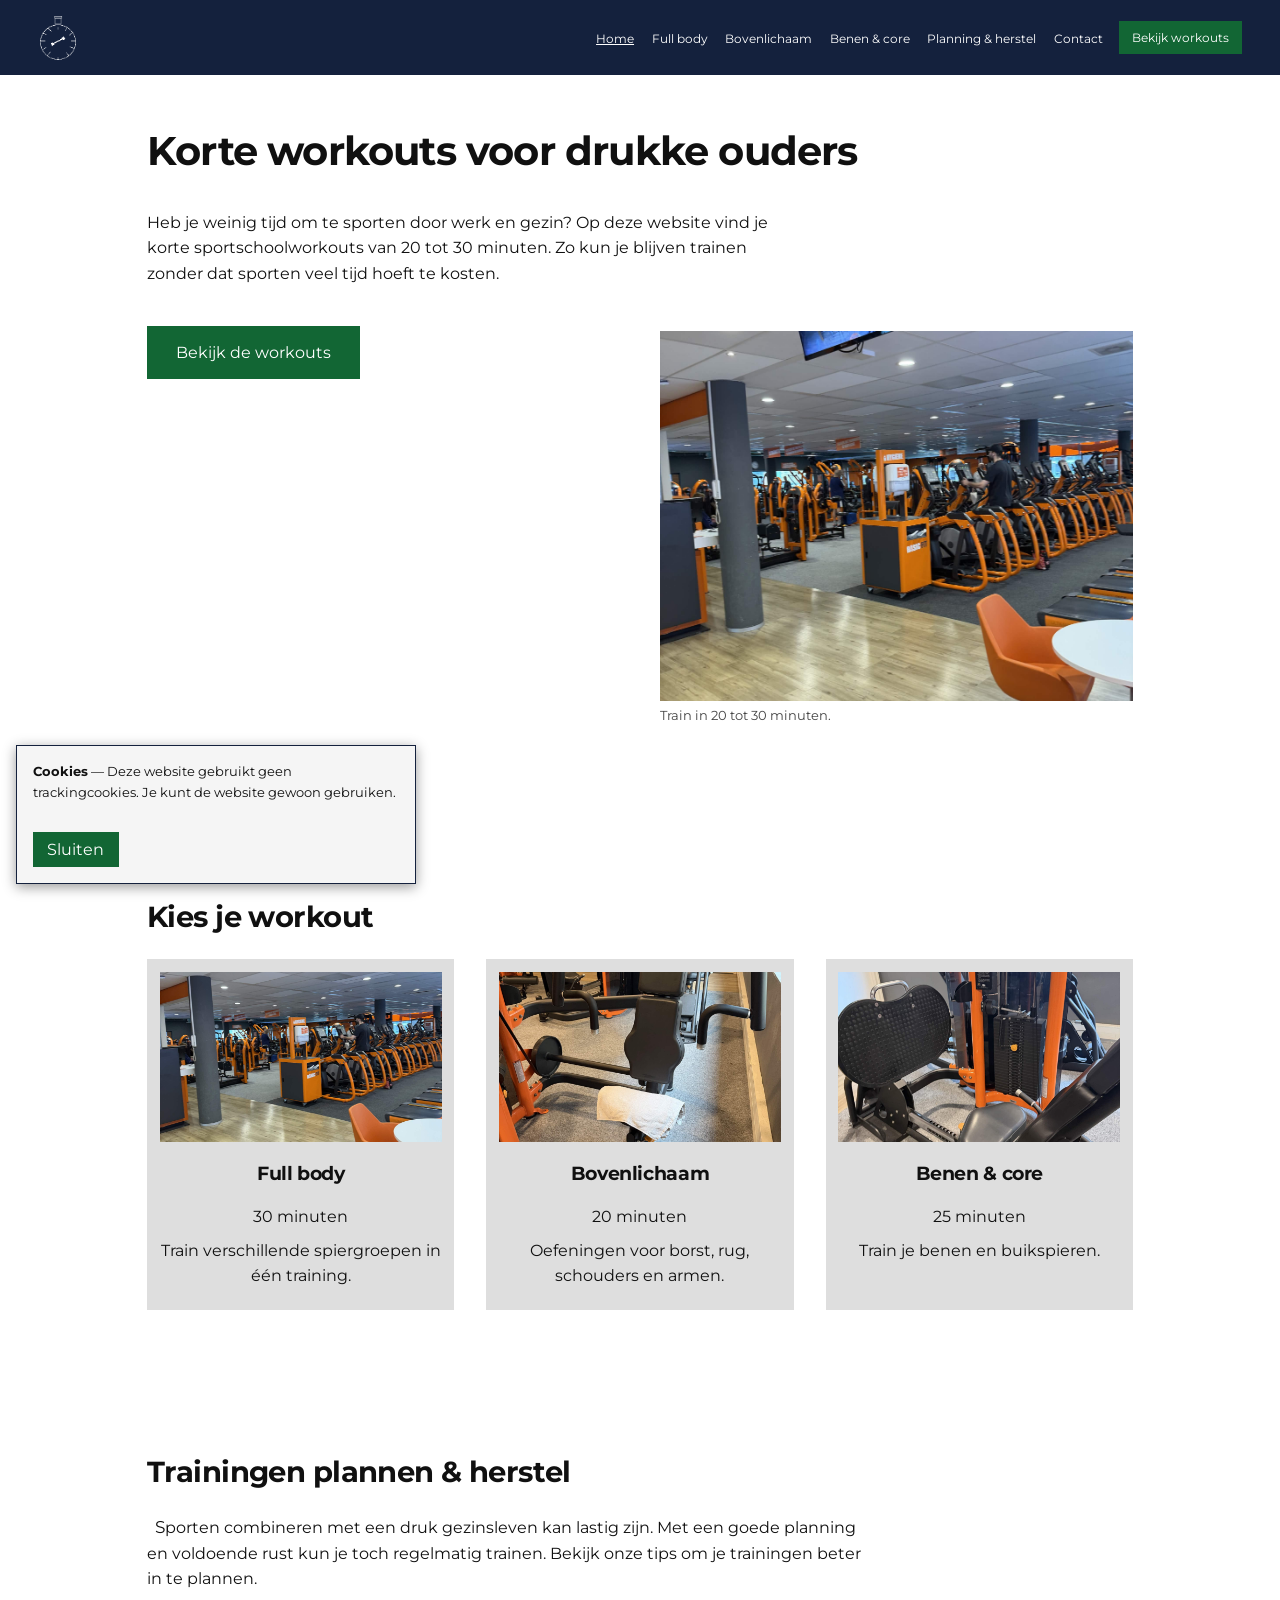
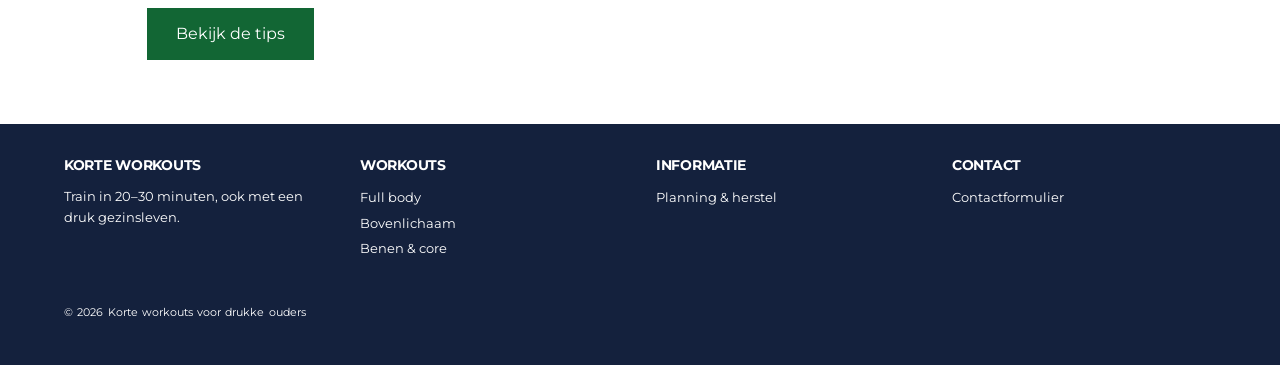
<file: index.html>
<!DOCTYPE html>
<html lang="nl">
<head>
    <meta charset="utf-8" />
    <meta name="viewport" content="width=device-width, initial-scale=1.0" />
    <meta name="author" content="Atalay Temel" />
    <meta name="description" content="Korte sportschoolworkouts van 20 tot 30 minuten voor drukke ouders met jonge kinderen in Haarlem." />
    <meta name="keywords" content="workouts,fitness,Haarlem,ouders,sportschool" />
    <title>Home | Korte workouts</title>
    <link rel="stylesheet" type="text/css" href="css/style.css" />
    <link rel="icon" type="image/png" href="img/logo.png" />
</head>
<body>
    <header class="site-header">
        <a class="logo" href="index.html" title="Naar de startpagina"><img src="img/logo.png" alt="Logo van Korte workouts" /></a>
        <input type="checkbox" id="menu-toggle" class="menu-toggle" />
        <label for="menu-toggle" class="menu-button" aria-label="Open of sluit het menu">☰</label>
        <nav aria-label="Hoofdnavigatie">
            <ul><li><a href="index.html" aria-current="page">Home</a></li>
<li><a href="fullbody.html">Full body</a></li>
<li><a href="bovenlichaam.html">Bovenlichaam</a></li>
<li><a href="benen-core.html">Benen & core</a></li>
<li><a href="planning-herstel.html">Planning & herstel</a></li>
<li><a href="contact.html">Contact</a></li></ul>
        </nav>
        <a class="nav-button" href="index.html#workouts">Bekijk workouts</a>
    </header>
    <main><section class="hero"><h1>Korte workouts voor drukke ouders</h1><p>Heb je weinig tijd om te sporten door werk en gezin? Op deze website vind je korte sportschoolworkouts van 20 tot 30 minuten. Zo kun je blijven trainen zonder dat sporten veel tijd hoeft te kosten.</p><a class="button" href="#workouts">Bekijk de workouts</a><figure><img src="img/gym.jpg" alt="Overzicht van de sportschool met fitnessapparaten" title="Overzicht van de sportschool met fitnessapparaten" /><figcaption>Train in 20 tot 30 minuten.</figcaption></figure></section><section class="content" id="workouts"><h2>Kies je workout</h2><section class="cards"><article class="workout-card"><a href="fullbody.html"><figure><img src="img/gym.jpg" alt="Full body" title="Full body" /></figure><h3>Full body</h3><p>30 minuten</p></a><p>Train verschillende spiergroepen in één training.</p></article><article class="workout-card"><a href="bovenlichaam.html"><figure><img src="img/chest.jpg" alt="Bovenlichaam" title="Bovenlichaam" /></figure><h3>Bovenlichaam</h3><p>20 minuten</p></a><p>Oefeningen voor borst, rug, schouders en armen.</p></article><article class="workout-card"><a href="benen-core.html"><figure><img src="img/legpress.jpg" alt="Benen &amp; core" title="Benen &amp; core" /></figure><h3>Benen & core</h3><p>25 minuten</p></a><p>Train je benen en buikspieren.</p></article></section></section><section class="content tips"><h2>Trainingen plannen & herstel</h2><p>Sporten combineren met een druk gezinsleven kan lastig zijn. Met een goede planning en voldoende rust kun je toch regelmatig trainen. Bekijk onze tips om je trainingen beter in te plannen.</p><a class="button" href="planning-herstel.html">Bekijk de tips</a></section></main>
    <footer class="site-footer">
        <section><h2>Korte workouts</h2><p>Train in 20–30 minuten, ook met een druk gezinsleven.</p></section>
        <section><h2>Workouts</h2><ul><li><a href="fullbody.html">Full body</a></li><li><a href="bovenlichaam.html">Bovenlichaam</a></li><li><a href="benen-core.html">Benen & core</a></li></ul></section>
        <section><h2>Informatie</h2><ul><li><a href="planning-herstel.html">Planning & herstel</a></li></ul></section>
        <section><h2>Contact</h2><ul><li><a href="contact.html">Contactformulier</a></li></ul></section>
        <p class="copyright">&copy; 2026 Korte workouts voor drukke ouders</p>
    </footer>
    <aside class="cookie-box" aria-label="Cookie-informatie">
        <input type="checkbox" id="cookie-close" />
        <section><p><strong>Cookies</strong> — Deze website gebruikt geen trackingcookies. Je kunt de website gewoon gebruiken.</p><label for="cookie-close">Sluiten</label></section>
    </aside>
</body>
</html>
</file>
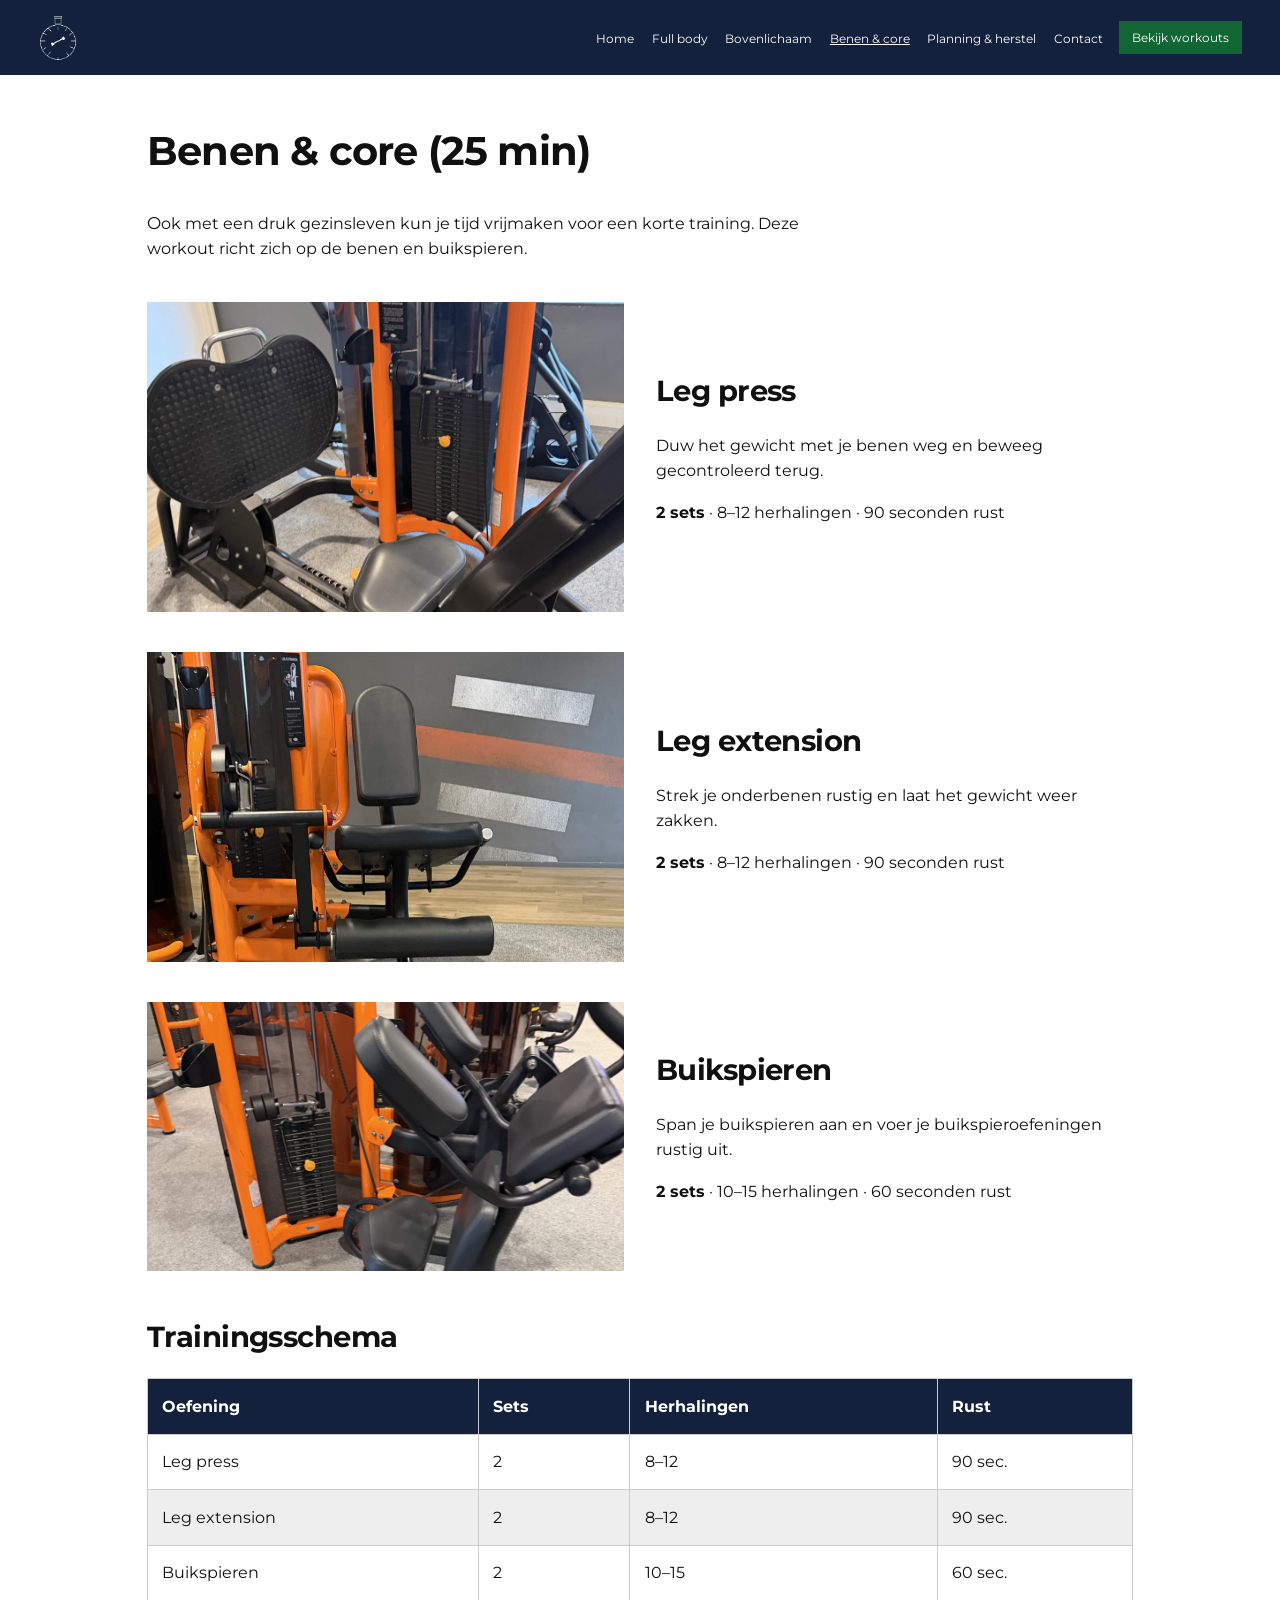
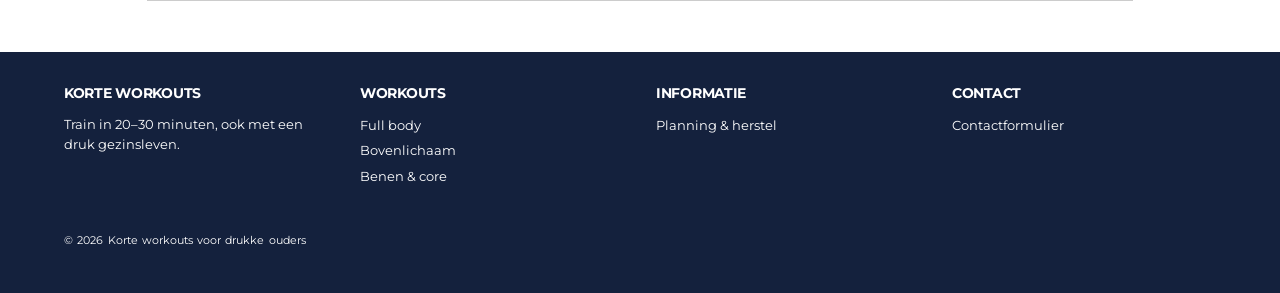
<file: benen-core.html>
<!DOCTYPE html>
<html lang="nl">
<head>
    <meta charset="utf-8" />
    <meta name="viewport" content="width=device-width, initial-scale=1.0" />
    <meta name="author" content="Atalay Temel" />
    <meta name="description" content="Workout voor benen en buikspieren van ongeveer 25 minuten." />
    <meta name="keywords" content="workouts,fitness,Haarlem,ouders,sportschool" />
    <title>Benen &amp; core | Korte workouts</title>
    <link rel="stylesheet" type="text/css" href="css/style.css" />
    <link rel="icon" type="image/png" href="img/logo.png" />
</head>
<body>
    <header class="site-header">
        <a class="logo" href="index.html" title="Naar de startpagina"><img src="img/logo.png" alt="Logo van Korte workouts" /></a>
        <input type="checkbox" id="menu-toggle" class="menu-toggle" />
        <label for="menu-toggle" class="menu-button" aria-label="Open of sluit het menu">☰</label>
        <nav aria-label="Hoofdnavigatie">
            <ul><li><a href="index.html">Home</a></li>
<li><a href="fullbody.html">Full body</a></li>
<li><a href="bovenlichaam.html">Bovenlichaam</a></li>
<li><a href="benen-core.html" aria-current="page">Benen & core</a></li>
<li><a href="planning-herstel.html">Planning & herstel</a></li>
<li><a href="contact.html">Contact</a></li></ul>
        </nav>
        <a class="nav-button" href="index.html#workouts">Bekijk workouts</a>
    </header>
    <main><section class="content"><h1>Benen & core (25 min)</h1><p>Ook met een druk gezinsleven kun je tijd vrijmaken voor een korte training. Deze workout richt zich op de benen en buikspieren.</p><article class="exercise"><figure><img src="img/legpress.jpg" alt="Leg press" title="Leg press" /></figure><section><h2>Leg press</h2><p>Duw het gewicht met je benen weg en beweeg gecontroleerd terug.</p><p><strong>2 sets</strong> · 8–12 herhalingen · 90 seconden rust</p></section></article><article class="exercise"><figure><img src="img/legextension.jpg" alt="Leg extension" title="Leg extension" /></figure><section><h2>Leg extension</h2><p>Strek je onderbenen rustig en laat het gewicht weer zakken.</p><p><strong>2 sets</strong> · 8–12 herhalingen · 90 seconden rust</p></section></article><article class="exercise"><figure><img src="img/abmachine.jpg" alt="Ab machine voor de buikspieren" title="Ab machine" /></figure><section><h2>Buikspieren</h2><p>Span je buikspieren aan en voer je buikspieroefeningen rustig uit.</p><p><strong>2 sets</strong> · 10–15 herhalingen · 60 seconden rust</p></section></article><section class="schedule"><h2>Trainingsschema</h2><table><thead><tr><th>Oefening</th><th>Sets</th><th>Herhalingen</th><th>Rust</th></tr></thead><tbody><tr><td>Leg press</td><td>2</td><td>8–12</td><td>90 sec.</td></tr><tr><td>Leg extension</td><td>2</td><td>8–12</td><td>90 sec.</td></tr><tr><td>Buikspieren</td><td>2</td><td>10–15</td><td>60 sec.</td></tr></tbody></table></section></section></main>
    <footer class="site-footer">
        <section><h2>Korte workouts</h2><p>Train in 20–30 minuten, ook met een druk gezinsleven.</p></section>
        <section><h2>Workouts</h2><ul><li><a href="fullbody.html">Full body</a></li><li><a href="bovenlichaam.html">Bovenlichaam</a></li><li><a href="benen-core.html">Benen & core</a></li></ul></section>
        <section><h2>Informatie</h2><ul><li><a href="planning-herstel.html">Planning & herstel</a></li></ul></section>
        <section><h2>Contact</h2><ul><li><a href="contact.html">Contactformulier</a></li></ul></section>
        <p class="copyright">&copy; 2026 Korte workouts voor drukke ouders</p>
    </footer>
</body>
</html>
</file>
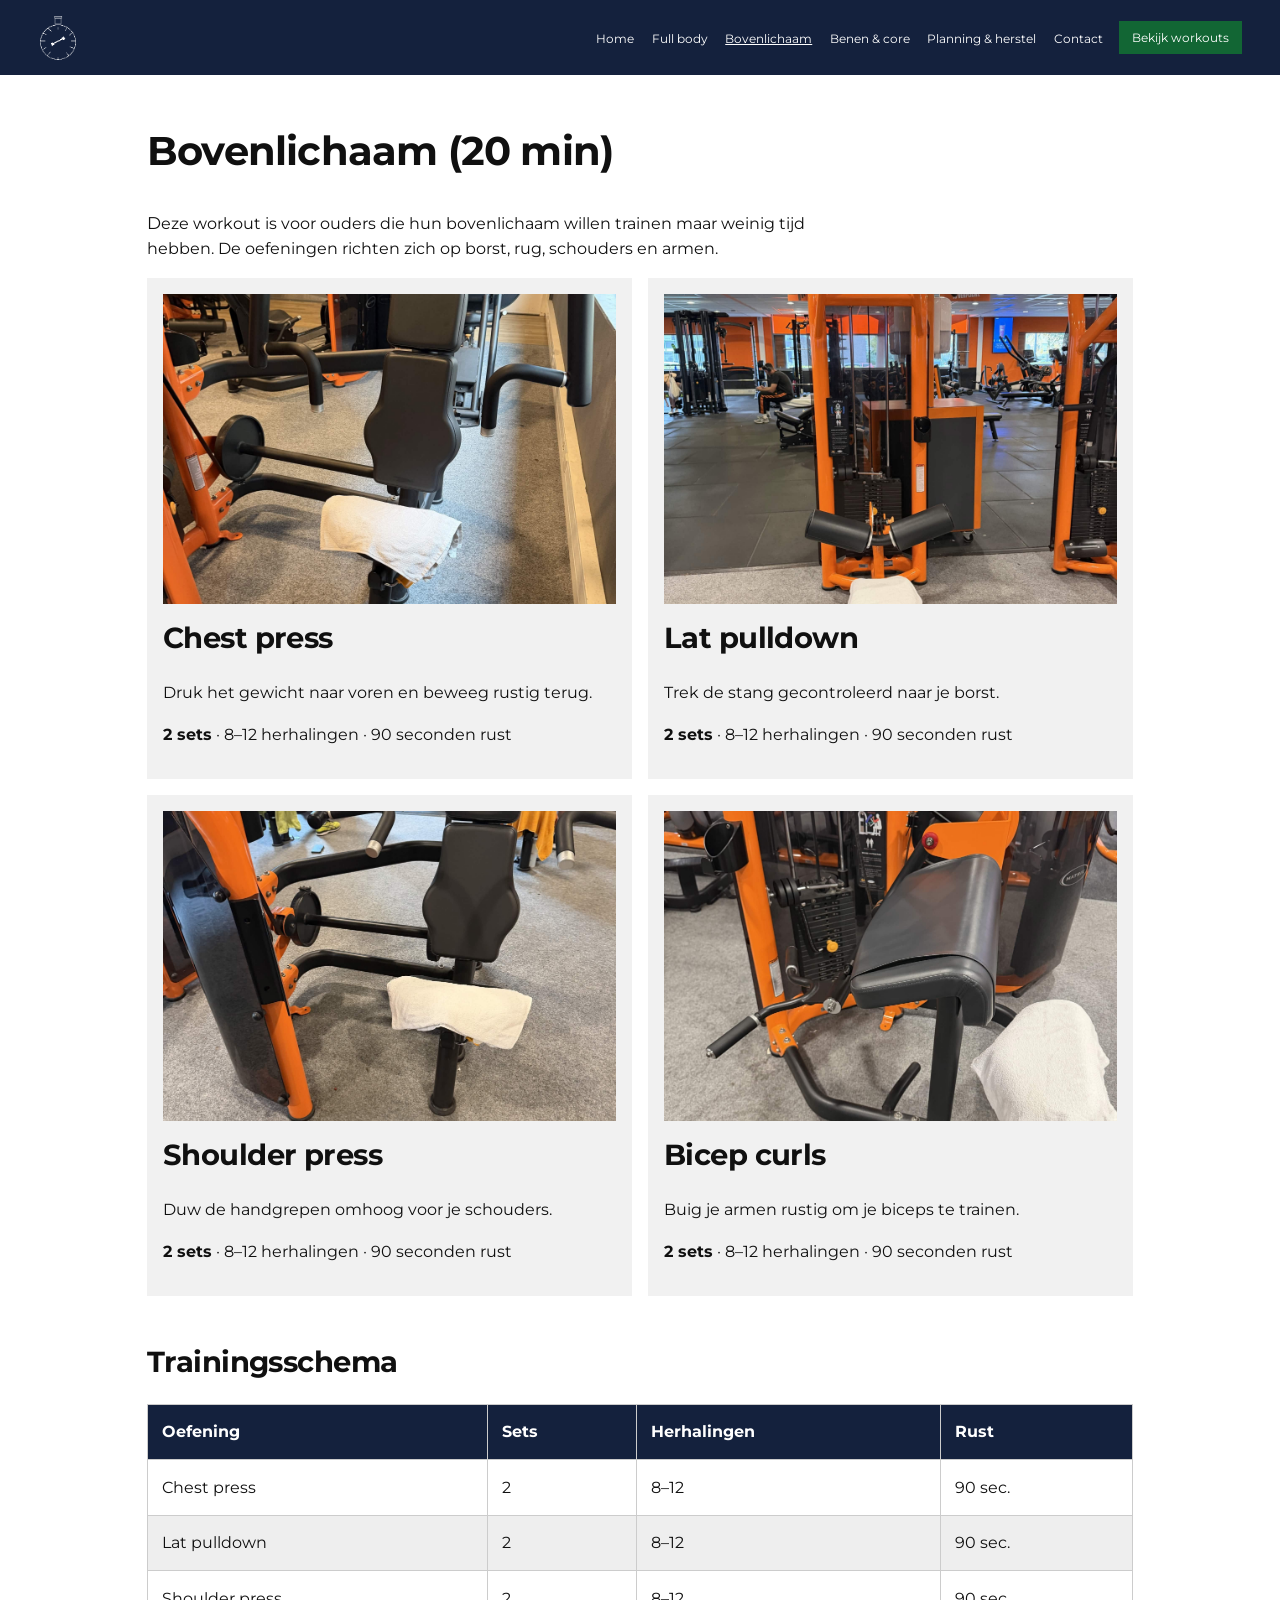
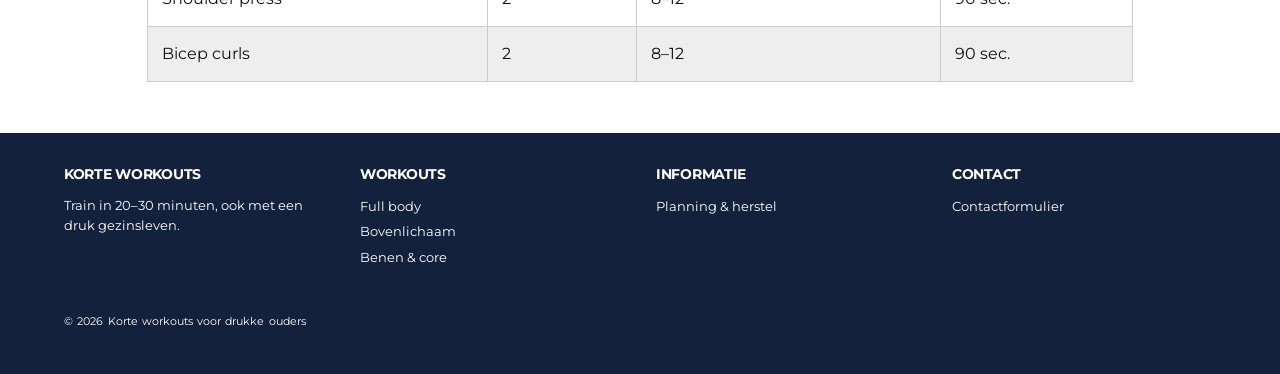
<file: bovenlichaam.html>
<!DOCTYPE html>
<html lang="nl">
<head>
    <meta charset="utf-8" />
    <meta name="viewport" content="width=device-width, initial-scale=1.0" />
    <meta name="author" content="Atalay Temel" />
    <meta name="description" content="Korte bovenlichaamtraining met oefeningen voor borst, rug, schouders en armen." />
    <meta name="keywords" content="workouts,fitness,Haarlem,ouders,sportschool" />
    <title>Bovenlichaam | Korte workouts</title>
    <link rel="stylesheet" type="text/css" href="css/style.css" />
    <link rel="icon" type="image/png" href="img/logo.png" />
</head>
<body>
    <header class="site-header">
        <a class="logo" href="index.html" title="Naar de startpagina"><img src="img/logo.png" alt="Logo van Korte workouts" /></a>
        <input type="checkbox" id="menu-toggle" class="menu-toggle" />
        <label for="menu-toggle" class="menu-button" aria-label="Open of sluit het menu">☰</label>
        <nav aria-label="Hoofdnavigatie">
            <ul><li><a href="index.html">Home</a></li>
<li><a href="fullbody.html">Full body</a></li>
<li><a href="bovenlichaam.html" aria-current="page">Bovenlichaam</a></li>
<li><a href="benen-core.html">Benen & core</a></li>
<li><a href="planning-herstel.html">Planning & herstel</a></li>
<li><a href="contact.html">Contact</a></li></ul>
        </nav>
        <a class="nav-button" href="index.html#workouts">Bekijk workouts</a>
    </header>
    <main><section class="content"><h1>Bovenlichaam (20 min)</h1><p>Deze workout is voor ouders die hun bovenlichaam willen trainen maar weinig tijd hebben. De oefeningen richten zich op borst, rug, schouders en armen.</p><section class="exercise-grid"><article class="exercise"><figure><img src="img/chest.jpg" alt="Chest press" title="Chest press" /></figure><section><h2>Chest press</h2><p>Druk het gewicht naar voren en beweeg rustig terug.</p><p><strong>2 sets</strong> · 8–12 herhalingen · 90 seconden rust</p></section></article><article class="exercise"><figure><img src="img/pulldown.jpg" alt="Lat pulldown" title="Lat pulldown" /></figure><section><h2>Lat pulldown</h2><p>Trek de stang gecontroleerd naar je borst.</p><p><strong>2 sets</strong> · 8–12 herhalingen · 90 seconden rust</p></section></article><article class="exercise"><figure><img src="img/shoulder.jpg" alt="Shoulder press" title="Shoulder press" /></figure><section><h2>Shoulder press</h2><p>Duw de handgrepen omhoog voor je schouders.</p><p><strong>2 sets</strong> · 8–12 herhalingen · 90 seconden rust</p></section></article><article class="exercise"><figure><img src="img/armcurl.jpg" alt="Arm curl machine" title="Bicep curls" /></figure><section><h2>Bicep curls</h2><p>Buig je armen rustig om je biceps te trainen.</p><p><strong>2 sets</strong> · 8–12 herhalingen · 90 seconden rust</p></section></article></section><section class="schedule"><h2>Trainingsschema</h2><table><thead><tr><th>Oefening</th><th>Sets</th><th>Herhalingen</th><th>Rust</th></tr></thead><tbody><tr><td>Chest press</td><td>2</td><td>8–12</td><td>90 sec.</td></tr><tr><td>Lat pulldown</td><td>2</td><td>8–12</td><td>90 sec.</td></tr><tr><td>Shoulder press</td><td>2</td><td>8–12</td><td>90 sec.</td></tr><tr><td>Bicep curls</td><td>2</td><td>8–12</td><td>90 sec.</td></tr></tbody></table></section></section></main>
    <footer class="site-footer">
        <section><h2>Korte workouts</h2><p>Train in 20–30 minuten, ook met een druk gezinsleven.</p></section>
        <section><h2>Workouts</h2><ul><li><a href="fullbody.html">Full body</a></li><li><a href="bovenlichaam.html">Bovenlichaam</a></li><li><a href="benen-core.html">Benen & core</a></li></ul></section>
        <section><h2>Informatie</h2><ul><li><a href="planning-herstel.html">Planning & herstel</a></li></ul></section>
        <section><h2>Contact</h2><ul><li><a href="contact.html">Contactformulier</a></li></ul></section>
        <p class="copyright">&copy; 2026 Korte workouts voor drukke ouders</p>
    </footer>
</body>
</html>
</file>
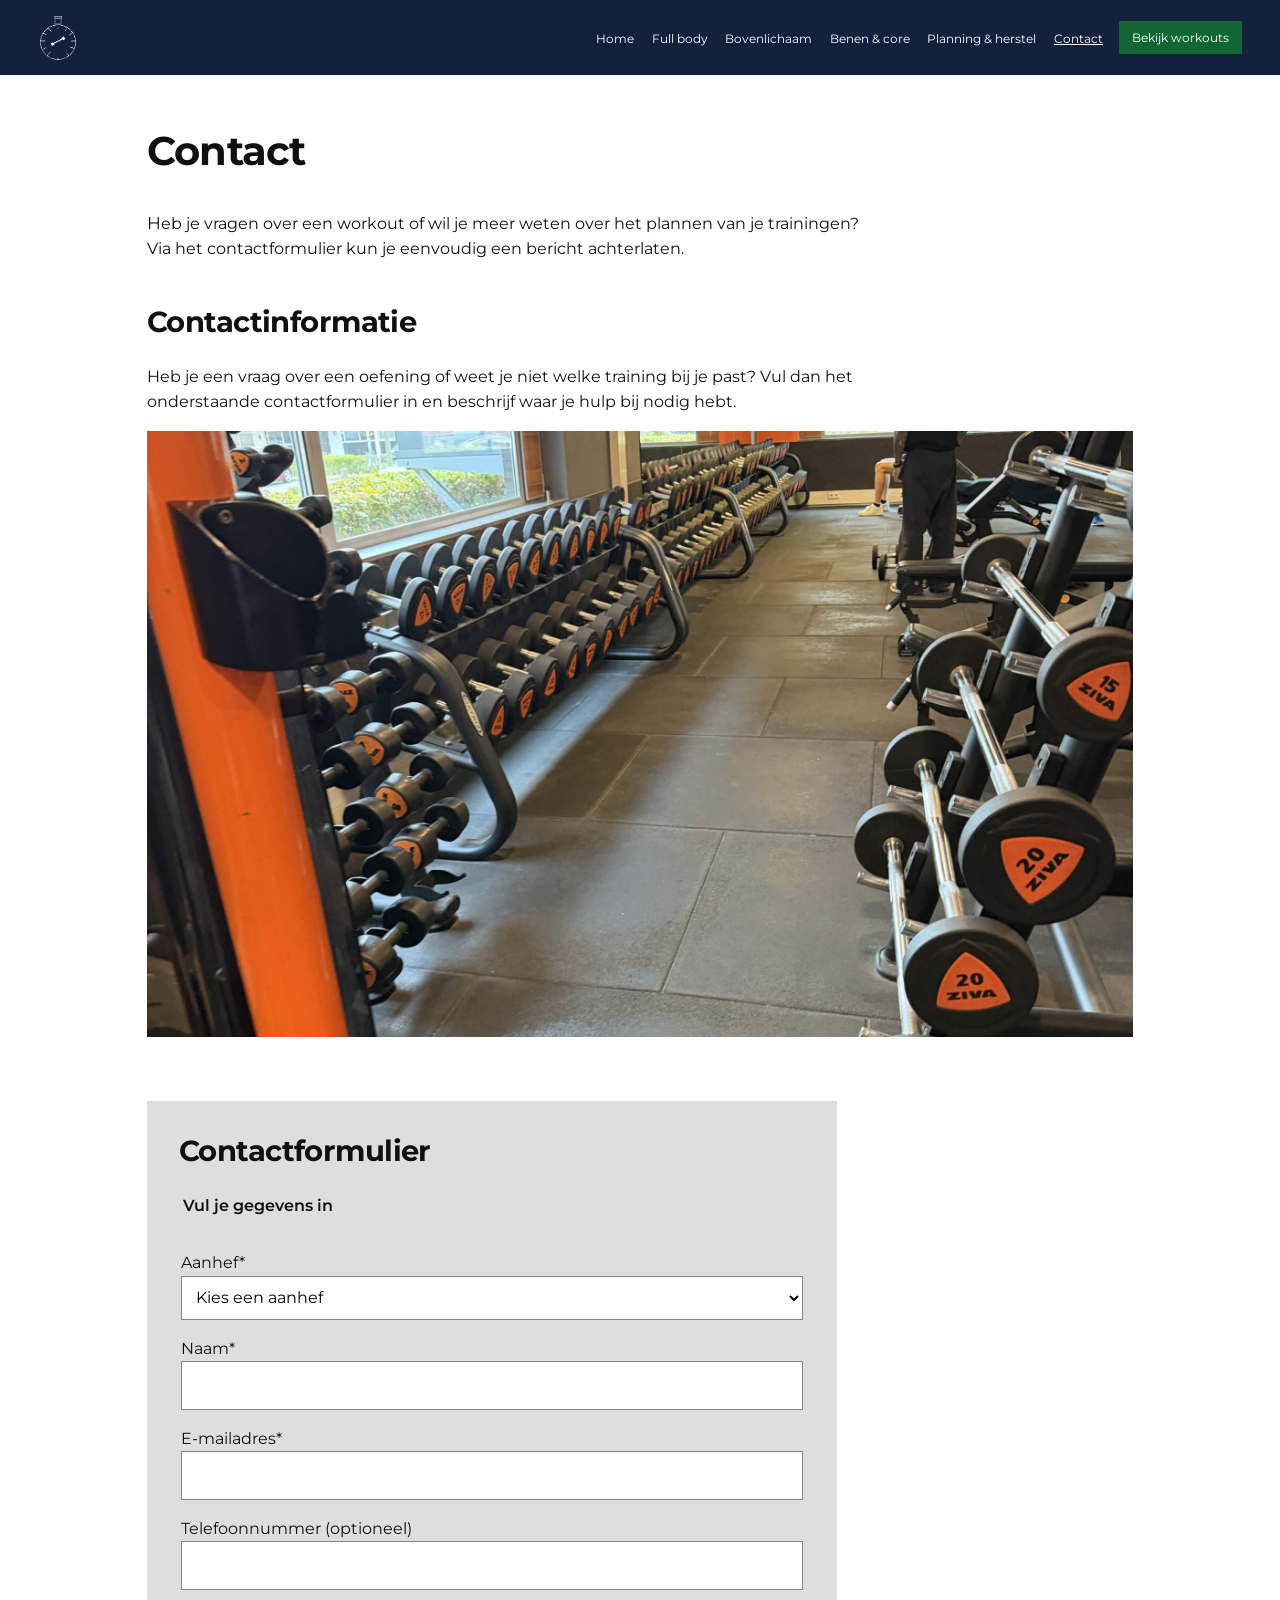
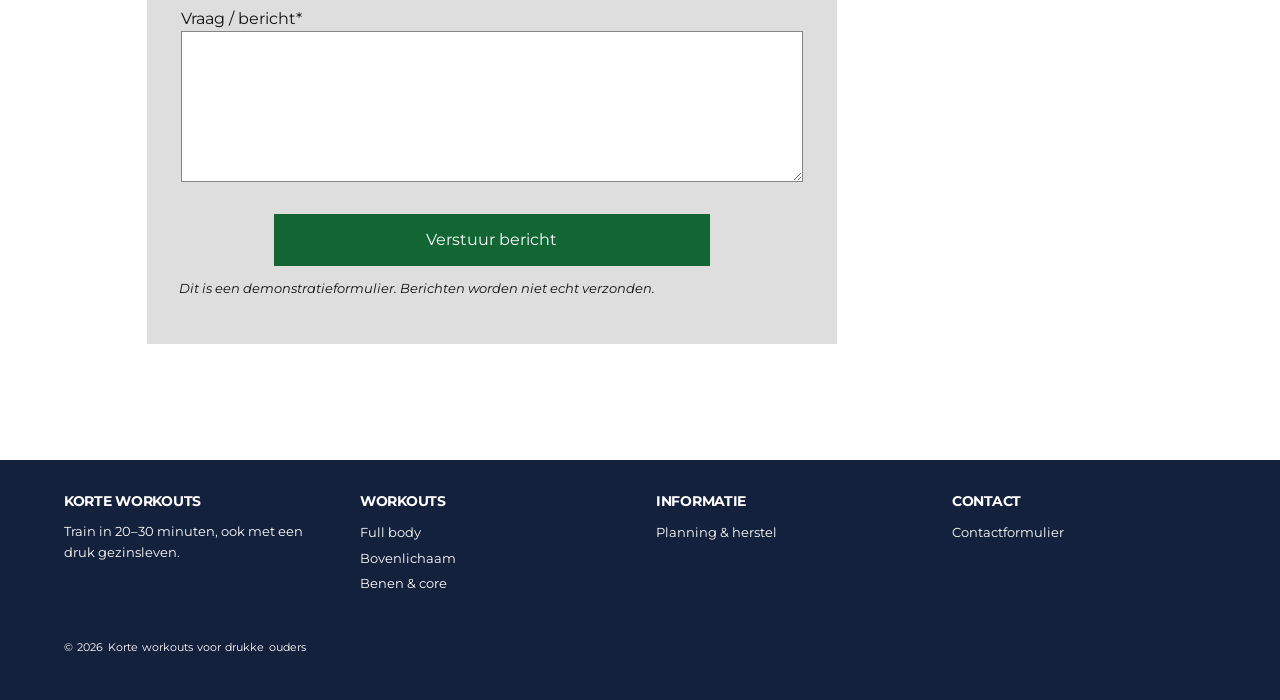
<file: contact.html>
<!DOCTYPE html>
<html lang="nl">
<head>
    <meta charset="utf-8" />
    <meta name="viewport" content="width=device-width, initial-scale=1.0" />
    <meta name="author" content="Atalay Temel" />
    <meta name="description" content="Contactpagina en voorbeeldcontactformulier voor vragen over korte sportschoolworkouts." />
    <meta name="keywords" content="workouts,fitness,Haarlem,ouders,sportschool" />
    <title>Contact | Korte workouts</title>
    <link rel="stylesheet" type="text/css" href="css/style.css" />
    <link rel="icon" type="image/png" href="img/logo.png" />
</head>
<body>
    <header class="site-header">
        <a class="logo" href="index.html" title="Naar de startpagina"><img src="img/logo.png" alt="Logo van Korte workouts" /></a>
        <input type="checkbox" id="menu-toggle" class="menu-toggle" />
        <label for="menu-toggle" class="menu-button" aria-label="Open of sluit het menu">☰</label>
        <nav aria-label="Hoofdnavigatie">
            <ul><li><a href="index.html">Home</a></li>
<li><a href="fullbody.html">Full body</a></li>
<li><a href="bovenlichaam.html">Bovenlichaam</a></li>
<li><a href="benen-core.html">Benen & core</a></li>
<li><a href="planning-herstel.html">Planning & herstel</a></li>
<li><a href="contact.html" aria-current="page">Contact</a></li></ul>
        </nav>
        <a class="nav-button" href="index.html#workouts">Bekijk workouts</a>
    </header>
    <main><section class="content"><h1>Contact</h1><p>Heb je vragen over een workout of wil je meer weten over het plannen van je trainingen? Via het contactformulier kun je eenvoudig een bericht achterlaten.</p><h2>Contactinformatie</h2><p>Heb je een vraag over een oefening of weet je niet welke training bij je past? Vul dan het onderstaande contactformulier in en beschrijf waar je hulp bij nodig hebt.</p><figure><img src="img/dumbbells.jpg" alt="Dumbbells en fitnessmateriaal in de sportschool" title="Dumbbells en fitnessmateriaal in de sportschool" /></figure><section class="form-box"><h2>Contactformulier</h2><form action="contact.html" method="get"><fieldset><legend>Vul je gegevens in</legend><label for="aanhef">Aanhef*</label><select id="aanhef" name="aanhef" required="required"><option value="">Kies een aanhef</option><option value="dhr">Dhr.</option><option value="mevr">Mevr.</option><option value="anders">Anders</option></select><label for="naam">Naam*</label><input id="naam" type="text" name="naam" required="required" /><label for="email">E-mailadres*</label><input id="email" type="email" name="email" required="required" /><label for="telefoon">Telefoonnummer (optioneel)</label><input id="telefoon" type="tel" name="telefoon" /><label for="vraag">Vraag / bericht*</label><textarea id="vraag" name="vraag" rows="5" required="required"></textarea><input type="submit" value="Verstuur bericht" /></fieldset></form><p class="form-note"><em>Dit is een demonstratieformulier. Berichten worden niet echt verzonden.</em></p></section></section></main>
    <footer class="site-footer">
        <section><h2>Korte workouts</h2><p>Train in 20–30 minuten, ook met een druk gezinsleven.</p></section>
        <section><h2>Workouts</h2><ul><li><a href="fullbody.html">Full body</a></li><li><a href="bovenlichaam.html">Bovenlichaam</a></li><li><a href="benen-core.html">Benen & core</a></li></ul></section>
        <section><h2>Informatie</h2><ul><li><a href="planning-herstel.html">Planning & herstel</a></li></ul></section>
        <section><h2>Contact</h2><ul><li><a href="contact.html">Contactformulier</a></li></ul></section>
        <p class="copyright">&copy; 2026 Korte workouts voor drukke ouders</p>
    </footer>
</body>
</html>
</file>
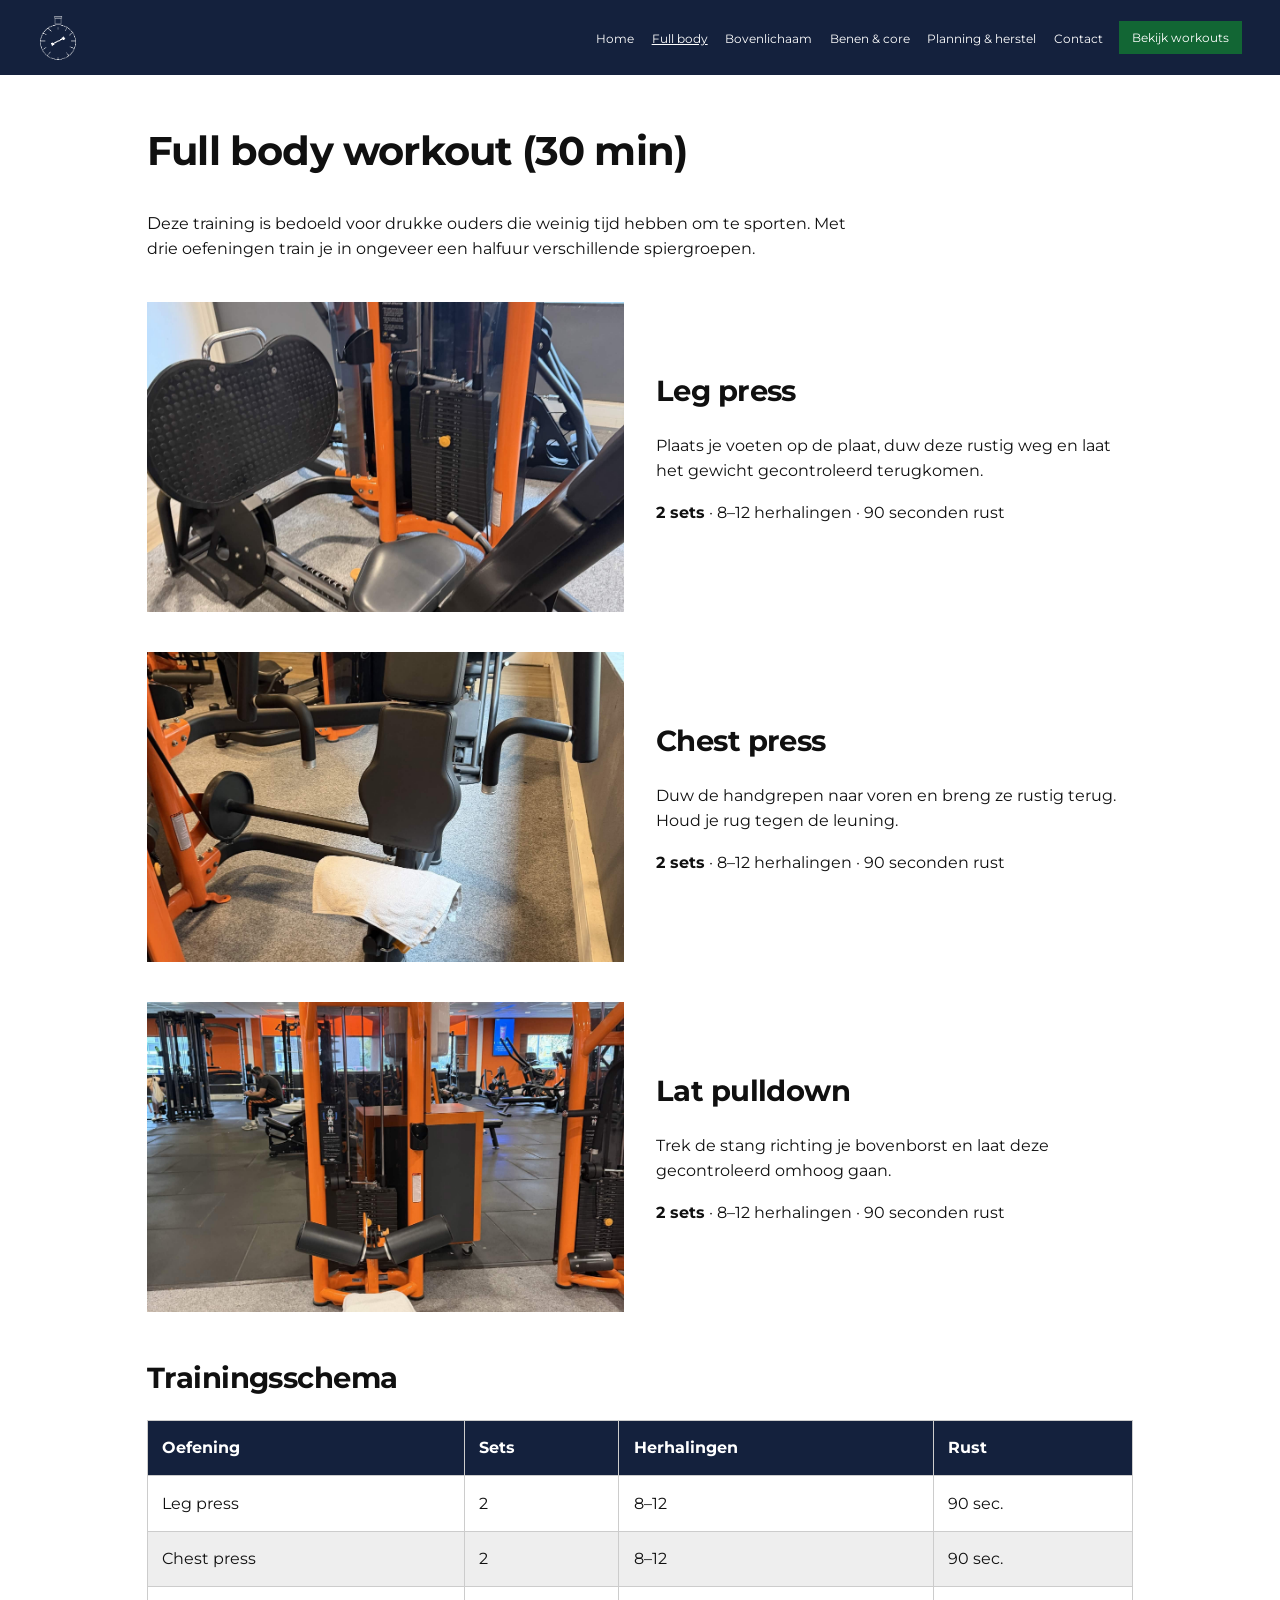
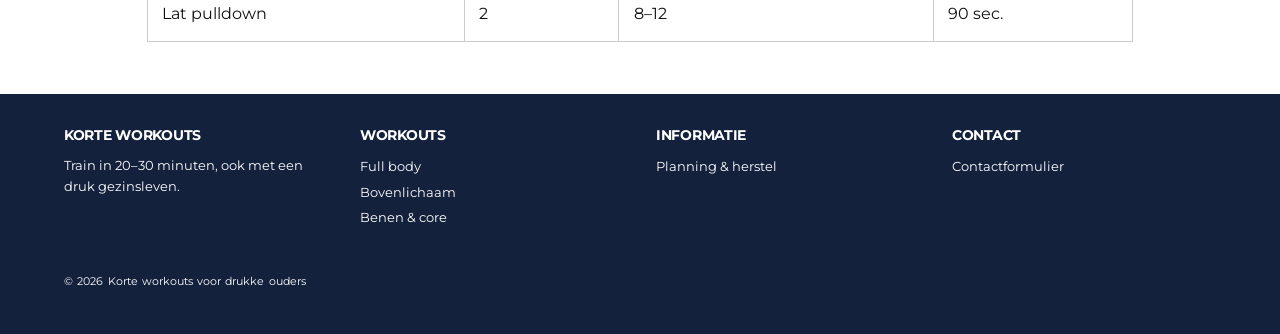
<file: fullbody.html>
<!DOCTYPE html>
<html lang="nl">
<head>
    <meta charset="utf-8" />
    <meta name="viewport" content="width=device-width, initial-scale=1.0" />
    <meta name="author" content="Atalay Temel" />
    <meta name="description" content="Een korte full-bodytraining van 30 minuten met leg press, chest press en lat pulldown." />
    <meta name="keywords" content="workouts,fitness,Haarlem,ouders,sportschool" />
    <title>Full body | Korte workouts</title>
    <link rel="stylesheet" type="text/css" href="css/style.css" />
    <link rel="icon" type="image/png" href="img/logo.png" />
</head>
<body>
    <header class="site-header">
        <a class="logo" href="index.html" title="Naar de startpagina"><img src="img/logo.png" alt="Logo van Korte workouts" /></a>
        <input type="checkbox" id="menu-toggle" class="menu-toggle" />
        <label for="menu-toggle" class="menu-button" aria-label="Open of sluit het menu">☰</label>
        <nav aria-label="Hoofdnavigatie">
            <ul><li><a href="index.html">Home</a></li>
<li><a href="fullbody.html" aria-current="page">Full body</a></li>
<li><a href="bovenlichaam.html">Bovenlichaam</a></li>
<li><a href="benen-core.html">Benen & core</a></li>
<li><a href="planning-herstel.html">Planning & herstel</a></li>
<li><a href="contact.html">Contact</a></li></ul>
        </nav>
        <a class="nav-button" href="index.html#workouts">Bekijk workouts</a>
    </header>
    <main><section class="content"><h1>Full body workout (30 min)</h1><p>Deze training is bedoeld voor drukke ouders die weinig tijd hebben om te sporten. Met drie oefeningen train je in ongeveer een halfuur verschillende spiergroepen.</p><article class="exercise"><figure><img src="img/legpress.jpg" alt="Leg press" title="Leg press" /></figure><section><h2>Leg press</h2><p>Plaats je voeten op de plaat, duw deze rustig weg en laat het gewicht gecontroleerd terugkomen.</p><p><strong>2 sets</strong> · 8–12 herhalingen · 90 seconden rust</p></section></article><article class="exercise"><figure><img src="img/chest.jpg" alt="Chest press" title="Chest press" /></figure><section><h2>Chest press</h2><p>Duw de handgrepen naar voren en breng ze rustig terug. Houd je rug tegen de leuning.</p><p><strong>2 sets</strong> · 8–12 herhalingen · 90 seconden rust</p></section></article><article class="exercise"><figure><img src="img/pulldown.jpg" alt="Lat pulldown" title="Lat pulldown" /></figure><section><h2>Lat pulldown</h2><p>Trek de stang richting je bovenborst en laat deze gecontroleerd omhoog gaan.</p><p><strong>2 sets</strong> · 8–12 herhalingen · 90 seconden rust</p></section></article><section class="schedule"><h2>Trainingsschema</h2><table><thead><tr><th>Oefening</th><th>Sets</th><th>Herhalingen</th><th>Rust</th></tr></thead><tbody><tr><td>Leg press</td><td>2</td><td>8–12</td><td>90 sec.</td></tr><tr><td>Chest press</td><td>2</td><td>8–12</td><td>90 sec.</td></tr><tr><td>Lat pulldown</td><td>2</td><td>8–12</td><td>90 sec.</td></tr></tbody></table></section></section></main>
    <footer class="site-footer">
        <section><h2>Korte workouts</h2><p>Train in 20–30 minuten, ook met een druk gezinsleven.</p></section>
        <section><h2>Workouts</h2><ul><li><a href="fullbody.html">Full body</a></li><li><a href="bovenlichaam.html">Bovenlichaam</a></li><li><a href="benen-core.html">Benen & core</a></li></ul></section>
        <section><h2>Informatie</h2><ul><li><a href="planning-herstel.html">Planning & herstel</a></li></ul></section>
        <section><h2>Contact</h2><ul><li><a href="contact.html">Contactformulier</a></li></ul></section>
        <p class="copyright">&copy; 2026 Korte workouts voor drukke ouders</p>
    </footer>
</body>
</html>
</file>
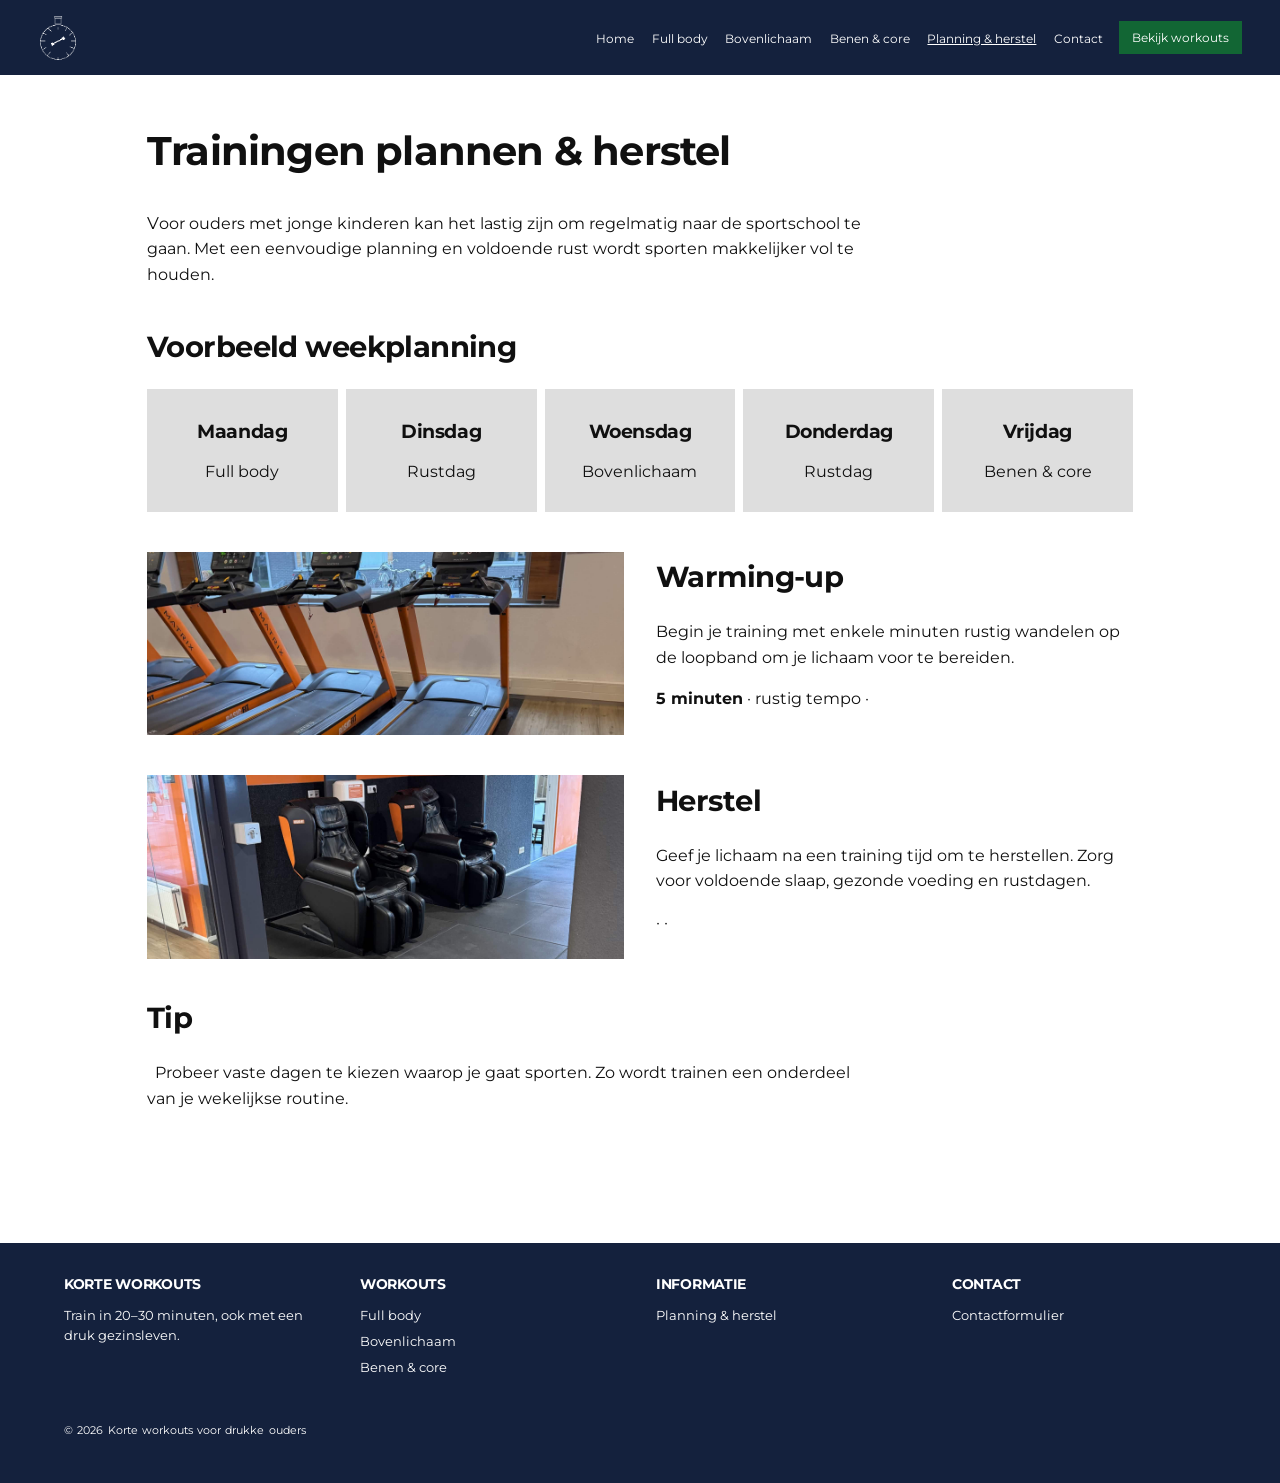
<file: planning-herstel.html>
<!DOCTYPE html>
<html lang="nl">
<head>
    <meta charset="utf-8" />
    <meta name="viewport" content="width=device-width, initial-scale=1.0" />
    <meta name="author" content="Atalay Temel" />
    <meta name="description" content="Tips over sporten plannen, warming-up en herstel voor drukke ouders." />
    <meta name="keywords" content="workouts,fitness,Haarlem,ouders,sportschool" />
    <title>Planning &amp; herstel | Korte workouts</title>
    <link rel="stylesheet" type="text/css" href="css/style.css" />
    <link rel="icon" type="image/png" href="img/logo.png" />
</head>
<body>
    <header class="site-header">
        <a class="logo" href="index.html" title="Naar de startpagina"><img src="img/logo.png" alt="Logo van Korte workouts" /></a>
        <input type="checkbox" id="menu-toggle" class="menu-toggle" />
        <label for="menu-toggle" class="menu-button" aria-label="Open of sluit het menu">☰</label>
        <nav aria-label="Hoofdnavigatie">
            <ul><li><a href="index.html">Home</a></li>
<li><a href="fullbody.html">Full body</a></li>
<li><a href="bovenlichaam.html">Bovenlichaam</a></li>
<li><a href="benen-core.html">Benen & core</a></li>
<li><a href="planning-herstel.html" aria-current="page">Planning & herstel</a></li>
<li><a href="contact.html">Contact</a></li></ul>
        </nav>
        <a class="nav-button" href="index.html#workouts">Bekijk workouts</a>
    </header>
    <main><section class="content"><h1>Trainingen plannen & herstel</h1><p>Voor ouders met jonge kinderen kan het lastig zijn om regelmatig naar de sportschool te gaan. Met een eenvoudige planning en voldoende rust wordt sporten makkelijker vol te houden.</p><h2>Voorbeeld weekplanning</h2><section class="week-grid"><article><h3>Maandag</h3><p>Full body</p></article><article><h3>Dinsdag</h3><p>Rustdag</p></article><article><h3>Woensdag</h3><p>Bovenlichaam</p></article><article><h3>Donderdag</h3><p>Rustdag</p></article><article><h3>Vrijdag</h3><p>Benen & core</p></article></section><article class="exercise"><figure><img src="img/cardio.jpg" alt="Warming-up" title="Warming-up" /></figure><section><h2>Warming-up</h2><p>Begin je training met enkele minuten rustig wandelen op de loopband om je lichaam voor te bereiden.</p><p><strong>5 minuten</strong> · rustig tempo · </p></section></article><article class="exercise"><figure><img src="img/recovery.jpg" alt="Herstel" title="Herstel" /></figure><section><h2>Herstel</h2><p>Geef je lichaam na een training tijd om te herstellen. Zorg voor voldoende slaap, gezonde voeding en rustdagen.</p><p><strong></strong> ·  · </p></section></article><section class="tips"><h2>Tip</h2><p>Probeer vaste dagen te kiezen waarop je gaat sporten. Zo wordt trainen een onderdeel van je wekelijkse routine.</p></section></section></main>
    <footer class="site-footer">
        <section><h2>Korte workouts</h2><p>Train in 20–30 minuten, ook met een druk gezinsleven.</p></section>
        <section><h2>Workouts</h2><ul><li><a href="fullbody.html">Full body</a></li><li><a href="bovenlichaam.html">Bovenlichaam</a></li><li><a href="benen-core.html">Benen & core</a></li></ul></section>
        <section><h2>Informatie</h2><ul><li><a href="planning-herstel.html">Planning & herstel</a></li></ul></section>
        <section><h2>Contact</h2><ul><li><a href="contact.html">Contactformulier</a></li></ul></section>
        <p class="copyright">&copy; 2026 Korte workouts voor drukke ouders</p>
    </footer>
</body>
</html>
</file>
<file: css/style.css>
@import url('https://fonts.googleapis.com/css2?family=Montserrat:wght@400;500;600;700&display=swap');
/* Basisopmaak van de website */
* { box-sizing: border-box; }
body { margin: 0; font-family: 'Montserrat', Arial, sans-serif; color: #101010; background-color: #fff; font-size: 1rem; line-height: 1.6; }
h1, h2, h3 { line-height: 1.25; letter-spacing: -0.02em; }
h1 { font-size: 2.5rem; margin-top: 0; }
h2 { font-size: 1.8rem; margin-top: 2.6rem; }
h3 { font-size: 1.2rem; }
p { max-width: 65ch; }
a { color: inherit; }
a:hover { color: #197038; }
a:active { color: #12612c; }
.site-header { background-color: #14213d; color: white; display: flex; align-items: center; gap: 1rem; padding: 0.85rem 3%; }
.logo { text-decoration: none; margin-right: auto; display: inline-block; }
.logo img { display: block; height: 3rem; width: auto; filter: brightness(0) invert(1); }
.menu-toggle { position: absolute; width: 1px; height: 1px; opacity: 0; }
.menu-button { display: none; cursor: pointer; font-size: 2rem; line-height: 1; color: white; }
.site-header nav ul { display: flex; list-style: none; gap: 1.1rem; padding: 0; margin: 0; flex-wrap: wrap; }
.site-header nav a { text-decoration: none; font-size: 0.75rem; }
.site-header nav a[aria-current='page'] { text-decoration: underline; }
.nav-button, .button, input[type='submit'] { display: inline-block; color: white; background-color: #126634; text-decoration: none; padding: 0.85rem 1.8rem; border: 0; font-family: inherit; cursor: pointer; }
.nav-button { font-size: 0.75rem; padding: 0.45rem 0.8rem; }
.button:hover, .nav-button:hover, input[type='submit']:hover { background-color: #22843b; color: #fff; }
.hero, .content { max-width: 1050px; margin: 0 auto; padding: 3.2rem 2rem; }
.hero { min-height: 32rem; }
.hero > figure { width: 48%; float: right; margin: 1.8rem 0 1.8rem 2rem; }
.hero > p { max-width: 39rem; }
.hero > .button { margin-top: 1.5rem; }
.hero::after { content: ''; display: block; clear: both; }
figure { padding: 0; margin: 0; }
figure img { display: block; width: 100%; height: auto; object-fit: cover; }
.hero figure img { max-height: 370px; }
.cards { display: flex; gap: 2rem; flex-wrap: wrap; }
.workout-card { flex: 1 1 240px; background-color: #dedede; padding: 0.8rem; text-align: center; }
.workout-card a { text-decoration: none; }
.workout-card figure img { height: 170px; }
.workout-card p { margin: 0.5rem auto; }
.tips { padding-bottom: 4rem; }
.exercise { display: flex; align-items: center; gap: 2rem; margin: 2.5rem 0; }
.exercise figure, .exercise > section { width: 50%; }
.exercise figure img { max-height: 310px; }
.exercise h2 { margin-top: 0; }
.exercise-grid { display: grid; grid-template-columns: 1fr 1fr; gap: 1rem; }
.exercise-grid .exercise { display: block; background: #f1f1f1; padding: 1rem; margin: 0; }
.exercise-grid .exercise figure, .exercise-grid .exercise > section { width: 100%; }
.exercise-grid .exercise > section { padding-top: 1rem; }
.schedule { margin-top: 3rem; }
table { border-collapse: collapse; width: 100%; }
th, td { border-style: solid; border-color: #ccc; border-width: 1px; text-align: left; padding: 0.9rem; }
thead { background-color: #14213d; color: white; }
tbody tr:nth-child(even) { background-color: #eeeeee; }
.week-grid { display: flex; flex-wrap: wrap; gap: 0.5rem; }
.week-grid article { flex: 1 1 160px; background: #dedede; text-align: center; padding: 0.7rem; }
.week-grid h3 { margin-bottom: 0; }
.form-box { margin: 4rem 0; max-width: 690px; background: #dedede; padding: 2rem; }
.form-box h2 { margin-top: 0; }
fieldset { border: 0; padding: 0; }
legend { font-weight: 600; margin-bottom: 1rem; }
label { display: block; margin-top: 1rem; }
input, textarea, select { font: inherit; }
input[type='text'], input[type='email'], input[type='tel'], textarea, select { width: 100%; border: 1px solid #858585; background: #fff; padding: 0.65rem; }
input[type='submit'] { display: block; width: 70%; margin: 1.5rem auto 0; }
.form-note { font-size: 0.8rem; }
.site-footer { display: flex; flex-wrap: wrap; gap: 2rem; justify-content: space-between; padding: 2rem 5%; background: #14213d; color: #fff; }
.site-footer > section { flex: 1 1 145px; }
.site-footer h2 { margin: 0 0 0.6rem; font-size: 0.9rem; }
.site-footer ul { list-style: none; margin: 0; padding: 0; }
.site-footer a { text-decoration: none; font-size: 0.8rem; }
.site-footer p { font-size: 0.8rem; }
.site-footer .copyright { flex-basis: 100%; font-size: 0.7rem; }
.cookie-box { position: fixed; bottom: 1rem; left: 1rem; z-index: 9999; max-width: 400px; }
.cookie-box input { position: absolute; opacity: 0; }
.cookie-box section { background: #f5f5f5; border: 1px solid #14213d; box-shadow: 0 3px 12px #999; padding: 1rem; }
.cookie-box p { margin-top: 0; font-size: 0.8rem; }
.cookie-box label { cursor: pointer; display: inline-block; background-color: #126634; color: white; padding: 0.3rem 0.9rem; }
.cookie-box input:checked + section { display: none; }
.content > p:first-of-type::first-letter { font-size: 1.05em; }
@media screen and (max-width: 768px) {
    h1 { font-size: 1.9rem; }
    h2 { font-size: 1.45rem; }
    .site-header { flex-wrap: wrap; }
    .site-header .logo { order: 1; }
    .menu-button { display: block; order: 2; margin-left: auto; padding: 0.4rem; }
    .site-header nav { width: 100%; order: 3; display: none; }
    .menu-toggle:checked ~ nav { display: block; }
    .site-header .nav-button { display: none; }
    .site-header nav li { width: 100%; text-align: center; }
    .site-header nav a { display: block; padding: 0.6rem; }
    .site-header nav ul { display: block; }
    .site-header nav a { font-size: 0.7rem; }
    .hero, .content { padding: 2rem 1rem; }
    .hero > figure { float: none; margin: 2rem 0; width: 100%; }
    .cards, .exercise { display: block; }
    .workout-card { margin-bottom: 1.5rem; }
    .exercise { margin: 2rem 0; }
    .exercise figure, .exercise > section { width: 100%; }
    .exercise > section { padding-top: 1rem; }
    .exercise-grid { grid-template-columns: 1fr; }
    .schedule { overflow-x: auto; }
    th, td { padding: 0.4rem; font-size: 0.8rem; }
    .form-box { padding: 1.25rem; }
    .site-footer { gap: 1.2rem; }
    .cookie-box { left: 0.5rem; bottom: 0.5rem; right: 0.5rem; }
}

/* Extra tekstopmaak */
.tips > p { text-indent: 0.5rem; }
.site-footer .copyright { word-spacing: 0.08rem; }
.site-footer h2 { text-transform: uppercase; }
.hero figcaption { font-size: 0.8rem; color: #444; margin-top: 0.3rem; }
</file>
